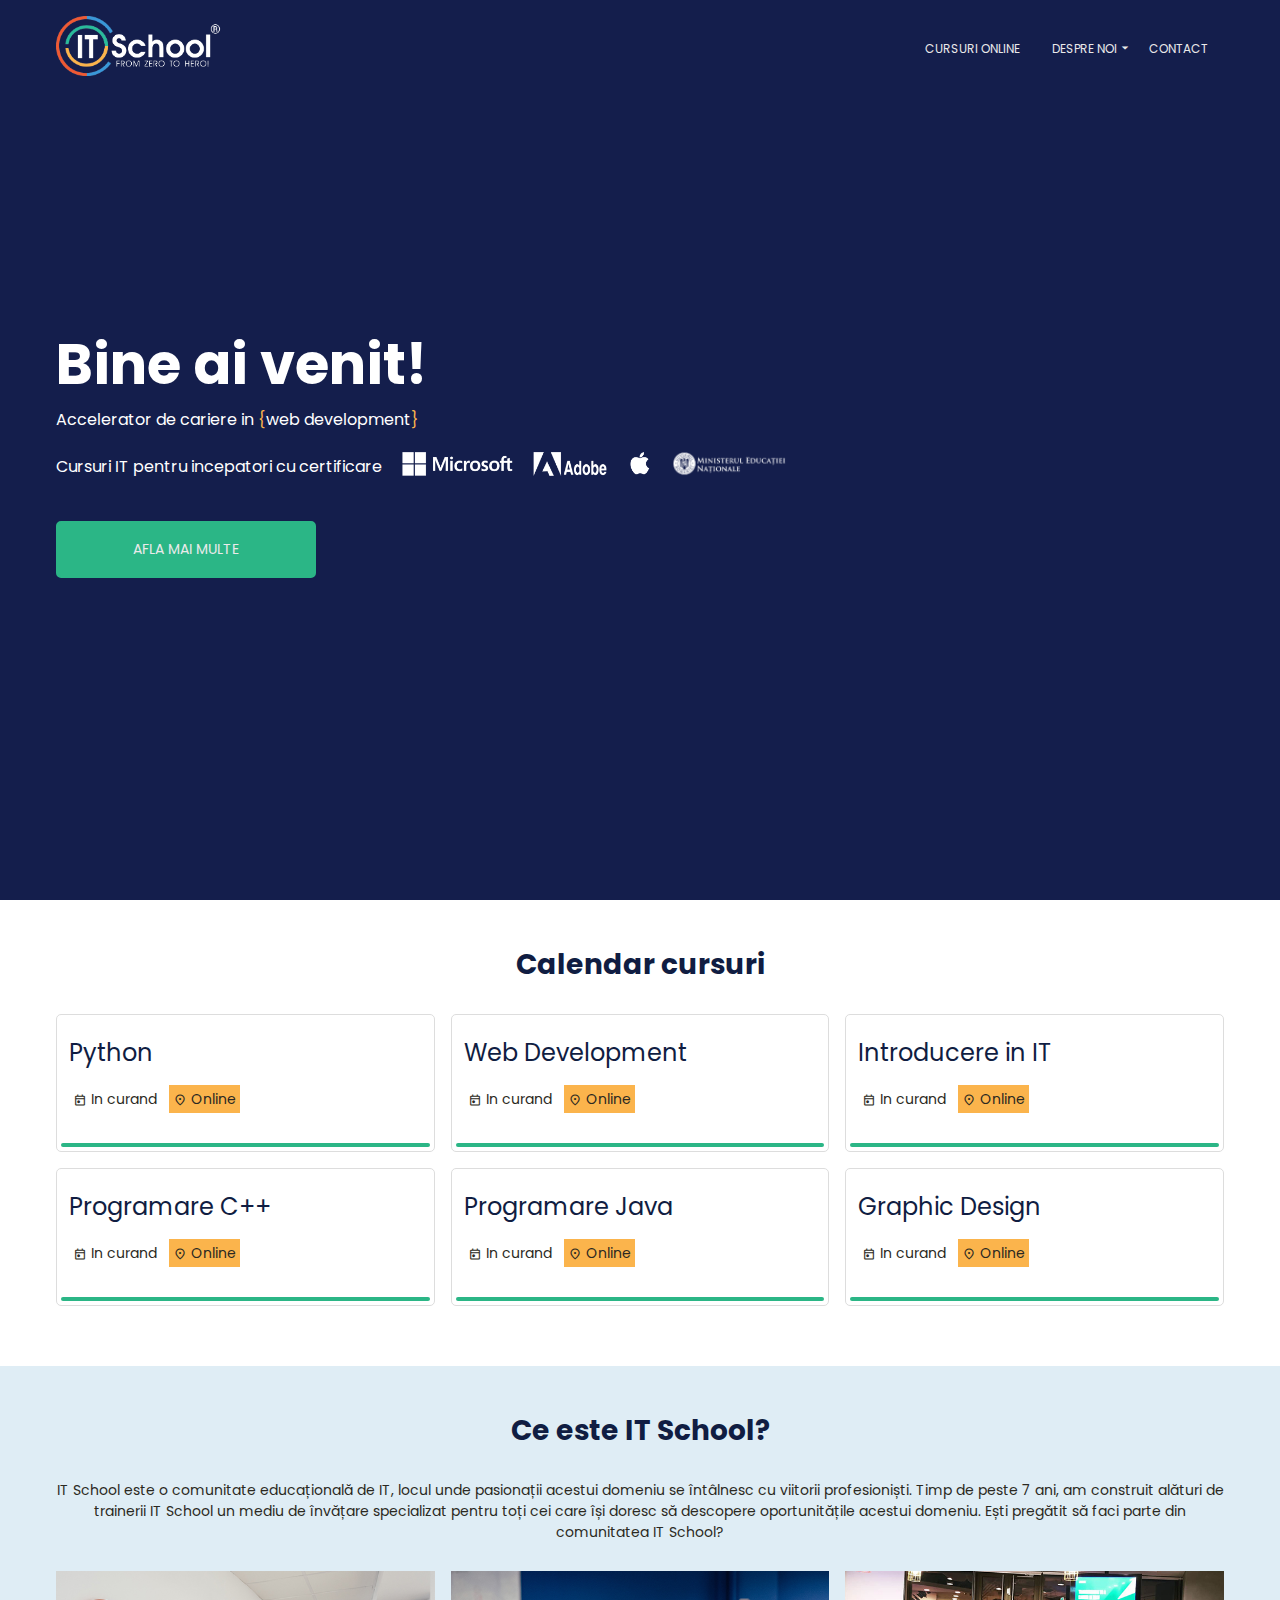
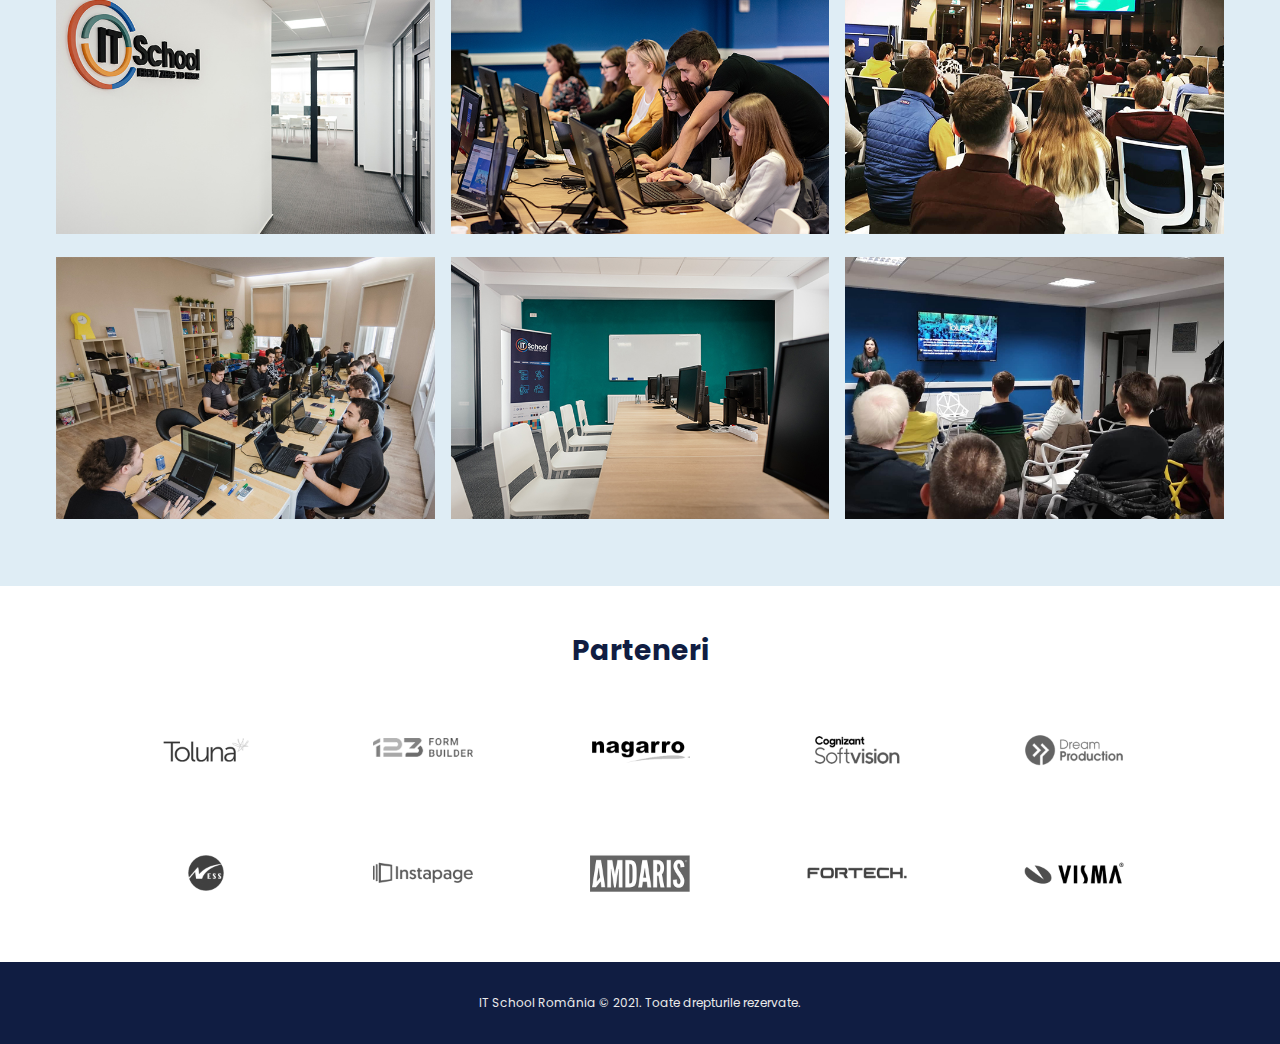
<file: index.html>
<!DOCTYPE html>
<html lang="en">
  <head>
    <meta charset="UTF-8" />
    <meta http-equiv="X-UA-Compatible" content="IE=edge" />
    <meta name="viewport" content="width=device-width, initial-scale=1.0" />
    <title>Clonă IT School</title>
    <meta name="description" content="O replică a site-ului itschool.ro" />
    <link rel="preconnect" href="https://fonts.googleapis.com" />
    <link rel="preconnect" href="https://fonts.gstatic.com" crossorigin />
    <link
      href="https://fonts.googleapis.com/css2?family=Poppins:ital,wght@0,400;0,700;1,400&display=swap"
      rel="stylesheet"
    />
    <link
      href="https://fonts.googleapis.com/css2?family=Material+Symbols+Outlined:opsz,wght,FILL,GRAD@24,400,0,0"
      rel="stylesheet"
    />

    <link rel="stylesheet" href="css/main.css" />
    <link rel="stylesheet" href="css/home.css" />
  </head>
  <body>
    <nav>
      <div class="container">
        <a href="index.html" class="logo-link">
          <img src="img/itschool-logo.png" alt="itschool logo" />
        </a>
        <div class="menu-icon-container">
          <span class="material-symbols-outlined menu-icon"> menu </span>

          <ul class="show-dropdown">
            <li>
              <a href="pages/courses.html"> Cursuri Online </a>
            </li>
            <li class="about-us">
              <a href="pages/about.html">
                Despre Noi
                <span class="material-symbols-outlined arrow-down-icon">
                  arrow_drop_down
                </span>
              </a>

              <div class="submenu">
                <a href="index.html">IT School</a>
                <a href="pages/about.html">Despre Noi</a>
              </div>
            </li>
            <li>
              <a href="pages/contact.html"> Contact </a>
            </li>
          </ul>
        </div>
      </div>
    </nav>

    <main>
      <section class="welcome">
        <div class="container">
          <h1>Bine ai venit!</h1>
          <p>
            Accelerator de cariere in <span>{</span>web development<span
              >}</span
            >
          </p>
          <p>
            Cursuri IT pentru incepatori cu certificare
            <img src="img/microsoft.png" alt="Microsoft" />
            <img src="img/adobe.png" alt="Adobe" />
            <img src="img/apple.png" alt="Apple" />
            <img src="img/minister.png" alt="Ministerul Educatiei" />
          </p>
          <a href="pages/courses.html">Afla mai multe</a>
        </div>
      </section>

      <section class="courses">
        <div class="container grid">
          <h2>Calendar cursuri</h2>
          <div class="courses-container">
            <div class="course-wrapper">
              <div class="course">
                <div class="content">
                  <h3>Python</h3>
                  <div class="badges">
                    <span class="date">
                      <span class="material-symbols-outlined"> today </span>
                      <span>In curand</span>
                    </span>
                    <span class="place">
                      <span class="material-symbols-outlined">
                        location_on
                      </span>
                      <span>Online</span>
                    </span>
                  </div>
                </div>
                <div class="bar"></div>
              </div>
            </div>
            <div class="course-wrapper">
              <div class="course">
                <div class="content">
                  <h3>Web Development</h3>
                  <div class="badges">
                    <span class="date">
                      <span class="material-symbols-outlined"> today </span>
                      <span>In curand</span>
                    </span>
                    <span class="place">
                      <span class="material-symbols-outlined">
                        location_on
                      </span>
                      <span>Online</span>
                    </span>
                  </div>
                </div>
                <div class="bar"></div>
              </div>
            </div>
            <div class="course-wrapper">
              <div class="course">
                <div class="content">
                  <h3>Introducere in IT</h3>
                  <div class="badges">
                    <span class="date">
                      <span class="material-symbols-outlined"> today </span>
                      <span>In curand</span>
                    </span>
                    <span class="place">
                      <span class="material-symbols-outlined">
                        location_on
                      </span>
                      <span>Online</span>
                    </span>
                  </div>
                </div>
                <div class="bar"></div>
              </div>
            </div>
            <div class="course-wrapper">
              <div class="course">
                <div class="content">
                  <h3>Programare C++</h3>
                  <div class="badges">
                    <span class="date">
                      <span class="material-symbols-outlined"> today </span>
                      <span>In curand</span>
                    </span>
                    <span class="place">
                      <span class="material-symbols-outlined">
                        location_on
                      </span>
                      <span>Online</span>
                    </span>
                  </div>
                </div>
                <div class="bar"></div>
              </div>
            </div>
            <div class="course-wrapper">
              <div class="course">
                <div class="content">
                  <h3>Programare Java</h3>
                  <div class="badges">
                    <span class="date">
                      <span class="material-symbols-outlined"> today </span>
                      <span>In curand</span>
                    </span>
                    <span class="place">
                      <span class="material-symbols-outlined">
                        location_on
                      </span>
                      <span>Online</span>
                    </span>
                  </div>
                </div>
                <div class="bar"></div>
              </div>
            </div>
            <div class="course-wrapper">
              <div class="course">
                <div class="content">
                  <h3>Graphic Design</h3>
                  <div class="badges">
                    <span class="date">
                      <span class="material-symbols-outlined"> today </span>
                      <span>In curand</span>
                    </span>
                    <span class="place">
                      <span class="material-symbols-outlined">
                        location_on
                      </span>
                      <span>Online</span>
                    </span>
                  </div>
                </div>
                <div class="bar"></div>
              </div>
            </div>
          </div>
        </div>
      </section>

      <section class="who-we-are">
        <div class="container grid">
          <h2>Ce este IT School?</h2>
          <p>
            IT School este o comunitate educațională de IT, locul unde
            pasionații acestui domeniu se întâlnesc cu viitorii profesioniști.
            Timp de peste 7 ani, am construit alături de trainerii IT School un
            mediu de învățare specializat pentru toți cei care își doresc să
            descopere oportunitățile acestui domeniu. Ești pregătit să faci
            parte din comunitatea IT School?
          </p>
          <div class="images-container">
            <div class="image-wrapper">
              <img src="img/about-us-1.jpeg" alt="" />
            </div>
            <div class="image-wrapper">
              <img src="img/about-us-2.jpeg" alt="" />
            </div>
            <div class="image-wrapper">
              <img src="img/about-us-3.jpeg" alt="" />
            </div>
            <div class="image-wrapper">
              <img src="img/about-us-4.jpeg" alt="" />
            </div>
            <div class="image-wrapper">
              <img src="img/about-us-5.jpeg" alt="" />
            </div>
            <div class="image-wrapper">
              <img src="img/about-us-6.jpeg" alt="" />
            </div>
          </div>
        </div>
      </section>

      <section class="partners">
        <div class="container">
          <h2>Parteneri</h2>
          <div class="partners-container">
            <div class="image-wrapper">
              <img src="img/toluna.png" alt="Toluna" />
            </div>
            <div class="image-wrapper">
              <img src="img/123formbuilder.png" alt="123formbuilder" />
            </div>
            <div class="image-wrapper">
              <img src="img/nagarro.png" alt="Nagarro" />
            </div>
            <div class="image-wrapper">
              <img src="img/cognizant.png" alt="SoftVision" />
            </div>
            <div class="image-wrapper">
              <img src="img/dreamproduction.png" alt="Dream Production" />
            </div>
            <div class="image-wrapper">
              <img src="img/ness.png" alt="Ness" />
            </div>
            <div class="image-wrapper">
              <img src="img/instapage.png" alt="Instapage" />
            </div>
            <div class="image-wrapper">
              <img src="img/amdaris.png" alt="Amadaris" />
            </div>
            <div class="image-wrapper">
              <img src="img/fortech.png" alt="Fortech" />
            </div>
            <div class="image-wrapper">
              <img src="img/visma.png" alt="Visma" />
            </div>
          </div>
        </div>
      </section>
    </main>

    <footer>
      <div class="container">
        <p>IT School România © 2021. Toate drepturile rezervate.</p>
      </div>
    </footer>
    <script src="script.js"></script>
  </body>
</html>
</file>
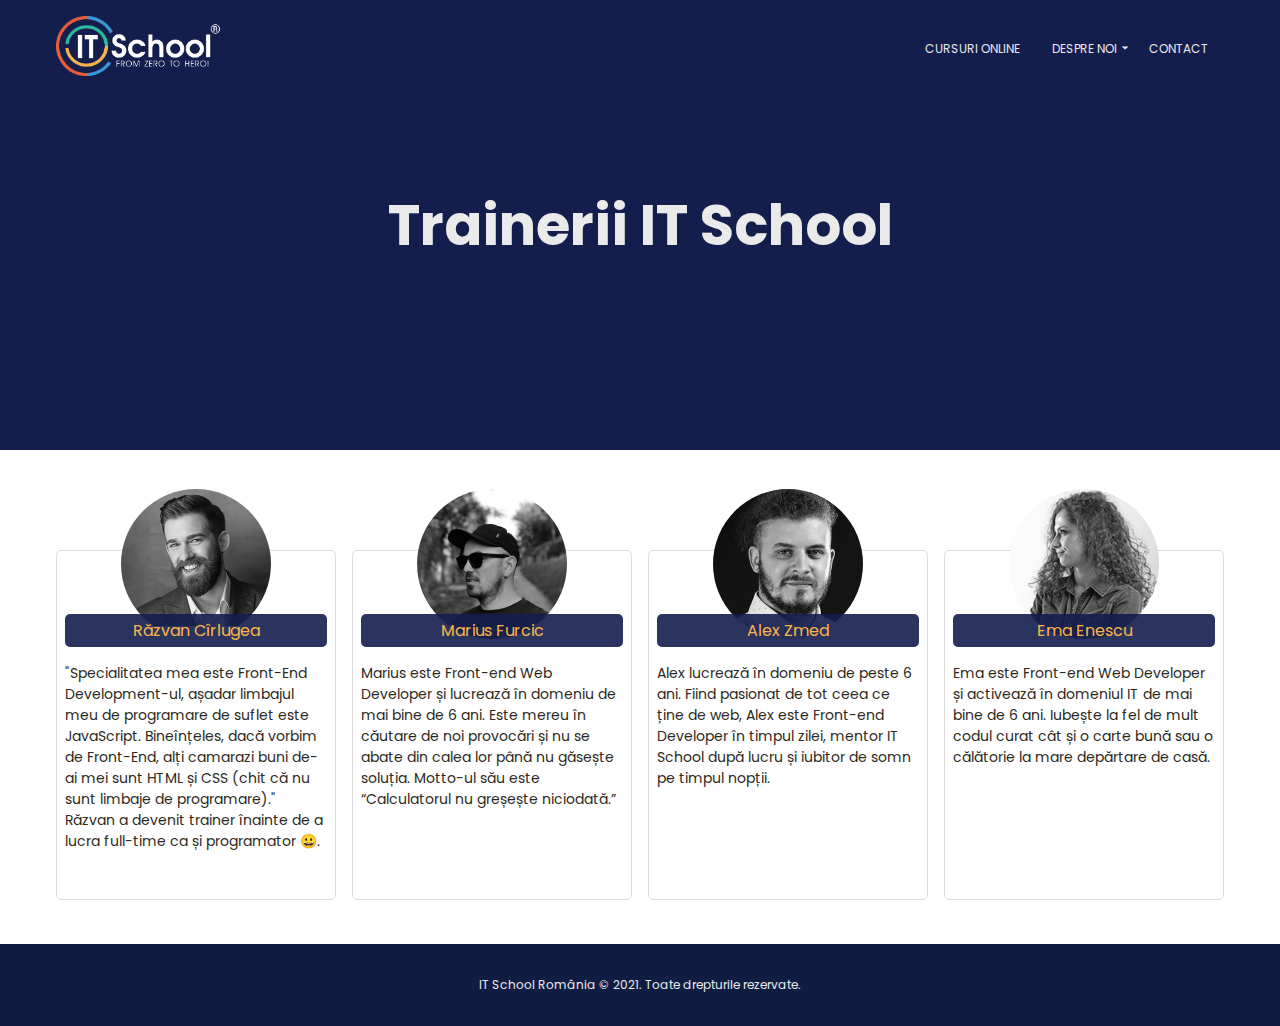
<file: pages/about.html>
<!DOCTYPE html>
<html lang="en">
  <head>
    <meta charset="UTF-8" />
    <meta http-equiv="X-UA-Compatible" content="IE=edge" />
    <meta name="viewport" content="width=device-width, initial-scale=1.0" />

    <title>Clonă IT School</title>
    <meta name="description" content="O replică a site-ului itschool.ro" />

    <link rel="preconnect" href="https://fonts.googleapis.com" />
    <link rel="preconnect" href="https://fonts.gstatic.com" crossorigin />
    <link
      href="https://fonts.googleapis.com/css2?family=Poppins:ital,wght@0,400;0,700;1,400&display=swap"
      rel="stylesheet"
    />

    <link
      href="https://fonts.googleapis.com/css2?family=Material+Symbols+Outlined:opsz,wght,FILL,GRAD@24,400,0,0"
      rel="stylesheet"
    />

    <link rel="stylesheet" href="../css/main.css" />
    <link rel="stylesheet" href="../css/about.css" />
  </head>
  <body>
    <nav>
      <div class="container">
        <a href="../index.html" class="logo-link">
          <img src="../img/itschool-logo.png" alt="itschool logo" />
        </a>
        <div class="menu-icon-container">
          <span class="material-symbols-outlined menu-icon"> menu </span>

          <ul class="show-dropdown">
            <li>
              <a href="courses.html"> Cursuri Online </a>
            </li>
            <li class="about-us">
              <a href="about.html">
                Despre Noi

                <span class="material-symbols-outlined arrow-down-icon">
                  arrow_drop_down
                </span>
              </a>

              <div class="submenu">
                <a href="../index.html">IT School</a>
                <a href="about.html">Despre Noi</a>
              </div>
            </li>
            <li>
              <a href="contact.html"> Contact </a>
            </li>
          </ul>
        </div>
      </div>
    </nav>

    <main>
      <section class="intro-section">
        <div class="container">
          <h1>Trainerii IT School</h1>
        </div>
      </section>

      <section class="trainers">
        <div class="container grid">
          <div class="trainers-container">
            <div class="trainer-wrapper">
              <div class="trainer">
                <div class="image-wrapper">
                  <img src="../img/razvan.jpeg" alt="Razvan Cirlugea" />
                </div>
                <h3>Răzvan Cîrlugea</h3>
                <p>
                  "Specialitatea mea este Front-End Development-ul, așadar
                  limbajul meu de programare de suflet este JavaScript.
                  Bineînțeles, dacă vorbim de Front-End, alți camarazi buni
                  de-ai mei sunt HTML și CSS (chit că nu sunt limbaje de
                  programare)." Răzvan a devenit trainer înainte de a lucra
                  full-time ca și programator 😀.
                </p>
              </div>
            </div>
            <div class="trainer-wrapper">
              <div class="trainer">
                <div class="image-wrapper">
                  <img src="../img/marius.png" alt="Marius Furcic" />
                </div>
                <h3>Marius Furcic</h3>
                <p>
                  Marius este Front-end Web Developer și lucrează în domeniu de
                  mai bine de 6 ani. Este mereu în căutare de noi provocări și
                  nu se abate din calea lor până nu găsește soluția. Motto-ul
                  său este “Calculatorul nu greșește niciodată.”
                </p>
              </div>
            </div>
            <div class="trainer-wrapper">
              <div class="trainer">
                <div class="image-wrapper">
                  <img src="../img/alex.jpeg" alt="Alex Zmed" />
                </div>
                <h3>Alex Zmed</h3>
                <p>
                  Alex lucrează în domeniu de peste 6 ani. Fiind pasionat de tot
                  ceea ce ține de web, Alex este Front-end Developer în timpul
                  zilei, mentor IT School după lucru și iubitor de somn pe
                  timpul nopții.
                </p>
              </div>
            </div>
            <div class="trainer-wrapper">
              <div class="trainer">
                <div class="image-wrapper">
                  <img src="../img/ema.jpeg" alt="Ema Enescu" />
                </div>
                <h3>Ema Enescu</h3>
                <p>
                  Ema este Front-end Web Developer și activează în domeniul IT
                  de mai bine de 6 ani. Iubește la fel de mult codul curat cât
                  și o carte bună sau o călătorie la mare depărtare de casă.
                </p>
              </div>
            </div>
          </div>
        </div>
      </section>
    </main>

    <footer>
      <div class="container">
        <p>IT School România © 2021. Toate drepturile rezervate.</p>
      </div>
    </footer>
    <script src="/script.js"></script>
  </body>
</html>
</file>
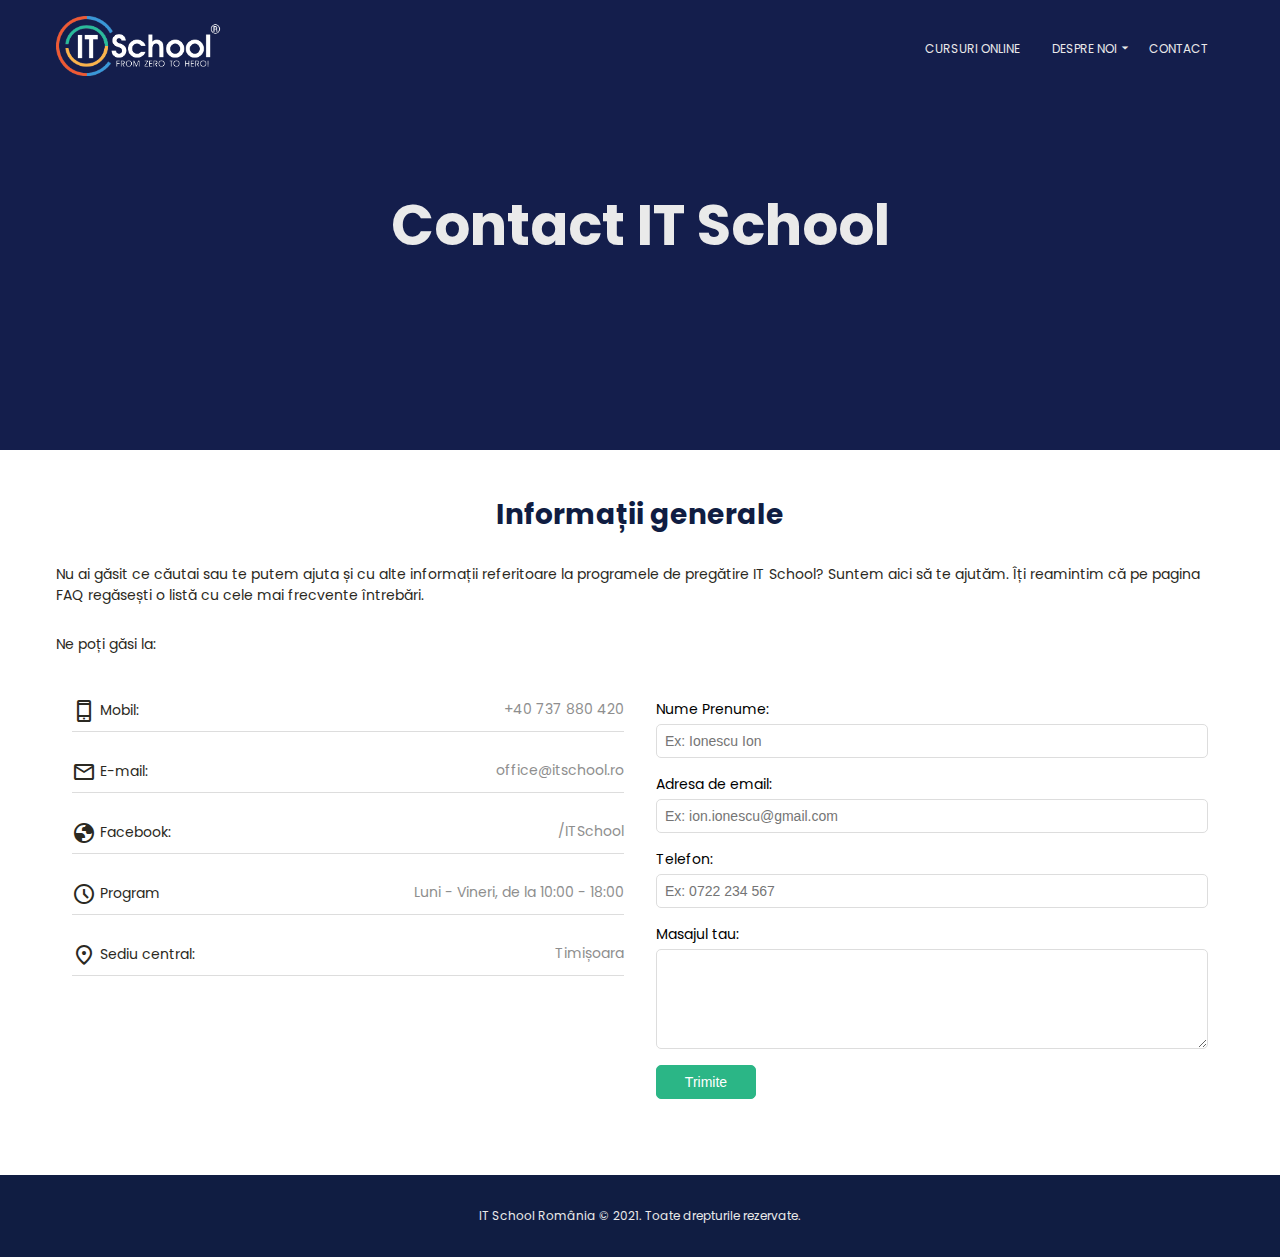
<file: pages/contact.html>
<!DOCTYPE html>
<html lang="en">
  <head>
    <meta charset="UTF-8" />
    <meta http-equiv="X-UA-Compatible" content="IE=edge" />
    <meta name="viewport" content="width=device-width, initial-scale=1.0" />

    <title>Clonă IT School</title>
    <meta name="description" content="O replică a site-ului itschool.ro" />

    <link rel="preconnect" href="https://fonts.googleapis.com" />
    <link rel="preconnect" href="https://fonts.gstatic.com" crossorigin />
    <link
      href="https://fonts.googleapis.com/css2?family=Poppins:ital,wght@0,400;0,700;1,400&display=swap"
      rel="stylesheet"
    />

    <link
      href="https://fonts.googleapis.com/css2?family=Material+Symbols+Outlined:opsz,wght,FILL,GRAD@24,400,0,0"
      rel="stylesheet"
    />

    <link rel="stylesheet" href="../css/main.css" />
    <link rel="stylesheet" href="../css/contact.css" />
  </head>

  <body>
    <nav>
      <div class="container">
        <a href="../index.html" class="logo-link">
          <img src="../img/itschool-logo.png" alt="itschool logo" />
        </a>
        <div class="menu-icon-container">
          <span class="material-symbols-outlined menu-icon"> menu </span>

          <ul class="show-dropdown">
            <li>
              <a href="courses.html"> Cursuri Online </a>
            </li>
            <li class="about-us">
              <a href="about.html">
                Despre Noi

                <span class="material-symbols-outlined arrow-down-icon">
                  arrow_drop_down
                </span>
              </a>

              <div class="submenu">
                <a href="../index.html">IT School</a>
                <a href="about.html">Despre Noi</a>
              </div>
            </li>
            <li>
              <a href="contact.html"> Contact </a>
            </li>
          </ul>
        </div>
      </div>
    </nav>

    <main>
      <section class="intro-section">
        <div class="container">
          <h1>Contact IT School</h1>
        </div>
      </section>

      <section class="info-section">
        <div class="container">
          <h2>Informații generale</h2>
          <p class="main-p">
            Nu ai găsit ce căutai sau te putem ajuta și cu alte informații
            referitoare la programele de pregătire IT School? Suntem aici să te
            ajutăm. Îți reamintim că pe pagina FAQ regăsești o listă cu cele mai
            frecvente întrebări.
          </p>

          <p class="main-p">Ne poți găsi la:</p>
          <div class="contact-zone">
            <ul>
              <li>
                <p>
                  <span class="material-symbols-outlined"> phone_iphone </span>
                  Mobil:
                </p>
                <a href="tel:+40 737 880 420">+40 737 880 420</a>
              </li>
              <li>
                <p>
                  <span class="material-symbols-outlined"> mail </span> E-mail:
                </p>
                <a href="mailto:office@itschool.ro">office@itschool.ro</a>
              </li>
              <li>
                <p>
                  <span class="material-symbols-outlined"> globe </span>
                  Facebook:
                </p>
                <a href="https://www.facebook.com/itschool.ro/">/ITSchool</a>
              </li>
              <li>
                <p>
                  <span class="material-symbols-outlined"> schedule </span>
                  Program
                </p>
                <p class="description">Luni - Vineri, de la 10:00 - 18:00</p>
              </li>
              <li>
                <p>
                  <span class="material-symbols-outlined"> location_on </span>
                  Sediu central:
                </p>
                <p class="description">Timișoara</p>
              </li>
            </ul>

            <form class="contact-form">
              <label for="name">Nume Prenume:</label>
              <input type="text" placeholder="Ex: Ionescu Ion" id="name" />

              <label for="name">Adresa de email:</label>
              <input
                type="text"
                placeholder="Ex: ion.ionescu@gmail.com"
                id="name"
              />
              <label for="phone">Telefon:</label>
              <input type="text" placeholder="Ex: 0722 234 567" id="phone" />

              <label for="message">Masajul tau:</label>
              <textarea id="message"></textarea>
              <input type="submit" value="Trimite" />
            </form>
          </div>
        </div>
      </section>
    </main>

    <footer>
      <div class="container">
        <p>IT School România © 2021. Toate drepturile rezervate.</p>
      </div>
    </footer>
    <script src="/script.js"></script>
  </body>
</html>
</file>
<file: css/main.css>
/* Adaugam varaibile */
:root {
  --text-primary: #101d42;
  --text-secondary: #fbb44c;
  --text-dark: #2b2922;
  --text-light: #eaeaea;
  --text-white: #ffffff;

  --bg-primary: #141e4c;
  --bg-secondary: #dfedf5;
  --bg-dark: #101d42;
  --bg-light: #ffffff;

  --button-color: #2bb686;

  --fs-large: 1rem;
  --fs-medium: 0.875rem;
  --fs-small: 0.75rem;

  --spacing-xl: 2.625rem;
  --spacing-large: 1.75rem;
  --spacing-medium: 1rem;
  --spacing-small: 0.5rem;
  --spacing-tiny: 0.25rem;

  --mobile-logo-height: 45px;
}

* {
  box-sizing: border-box;
}

body,
h1,
h2,
h3,
p {
  margin: 0;
  padding: 0;
}

ul,
li {
  list-style-type: none;
  margin: 0;
  padding: 0;
}

a {
  display: block;
  text-decoration: none;
}

input[type="submit"] {
  -webkit-appearance: none;
  -moz-appearance: none;
  appearance: none;
  opacity: 1;
}

body {
  font-family: "Poppins", sans-serif;
}

h1 {
  font-size: 3.5rem;
}

h2 {
  font-size: 1.75rem;
}

h3 {
  font-size: 1.5rem;
}

p {
  font-size: var(--fs-medium);
}

h1 {
  color: var(--text-light);
}

h2 {
  color: var(--text-primary);
}

h3 {
  color: var(--text-secondary);
}

p {
  color: var(--text-dark);
}

.container {
  max-width: 1200px;
  min-width: 320px;

  margin: auto;

  padding: var(--spacing-medium);
}

.intro-section {
  height: 50vh;
  background-color: var(--bg-primary);

  display: flex;
  justify-content: flex-start;
  align-items: center;
}

.info-section h2 {
  text-align: center;
  margin-bottom: var(--spacing-large);
  padding-top: var(--spacing-large);
}

.info-section .main-p {
  font-size: var(--fs-medium);
  margin-bottom: var(--spacing-large);
}

body {
  display: flex;
  flex-direction: column;

  min-height: 100vh;
}

main {
  flex-grow: 1;
}

nav {
  position: fixed;
  top: 0;

  width: 100%;

  background-color: var(--bg-primary);

  z-index: 2;
}

nav .container {
  display: flex;
  justify-content: space-between;
  align-items: center;
}

nav .logo-link {
  padding: 0;
}

nav img {
  width: auto;
  height: 60px;
}

nav .menu-icon {
  color: var(--text-light);
  display: none;
}

nav ul {
  display: flex;
}

nav li {
  position: relative;
}

nav a {
  font-size: var(--fs-small);

  text-transform: uppercase;

  color: var(--text-light);

  padding: var(--spacing-medium);
}

nav .arrow-down-icon {
  font-size: var(--fs-large);

  position: absolute;
}

nav a:hover {
  color: var(--text-secondary);
}

nav .submenu {
  display: none;

  position: absolute;
  top: calc(100% - var(--spacing-small));
  left: var(--spacing-medium);

  width: 10rem;
  padding: var(--spacing-tiny) 0;

  background-color: var(--bg-dark);

  z-index: 3;
}

nav .submenu a {
  padding: var(--spacing-tiny) var(--spacing-small);
}

nav .about-us:hover .submenu {
  display: block;
}

@media (max-width: 768px) {
  nav img {
    height: var(--mobile-logo-height);
  }

  nav ul {
    display: none;
  }

  nav .menu-icon {
    display: block;

    cursor: pointer;
  }

  nav .arrow-down-icon {
    display: none;
  }

  nav .about-us:hover .submenu {
    display: none;
  }

  nav .menu-icon-container {
    position: relative;
  }

  nav .show-dropdown {
    display: none;
    width: 100%;

    position: fixed;
    top: calc(var(--mobile-logo-height) + 2 * var(--spacing-medium));
    left: 0;

    background-color: var(--bg-dark);
  }
}

footer {
  background-color: var(--bg-dark);
}

footer p {
  font-size: var(--fs-small);
  text-align: center;

  color: var(--text-light);

  padding: var(--spacing-medium) 0;
}
</file>
<file: css/home.css>
/* Welcome section */
.welcome {
  height: 100vh;
  width: 100%;
  background-color: var(--bg-primary);

  display: flex;
  justify-content: flex-start;
  align-items: center;
}

.welcome h1,
.welcome p {
  color: var(--text-white);
}

.welcome p {
  font-size: var(--fs-large);
  margin-bottom: var(--spacing-medium);
}

.welcome p:last-of-type {
  margin-bottom: var(--spacing-xl);
}

.welcome p span {
  color: var(--text-secondary);
}

.welcome img {
  height: 24px;
  width: auto;

  margin-left: var(--spacing-medium);

  /* Un bun exemplu de positionare relativa: mutam imaginile mai jos fata de pozitia lor initiala, pentru a arata mai bine. */
  position: relative;
  top: var(--spacing-tiny);
}

.welcome .container {
  display: flex;
  flex-direction: column;

  /* Vrem ca al nostru container sa ocupe tot spatiul disponibil. */
  flex-grow: 1;
}

.welcome a {
  color: var(--text-light);
  background-color: var(--button-color);

  font-size: var(--fs-medium);
  text-transform: uppercase;
  text-align: center;

  padding: var(--spacing-medium);
  border: 2px solid var(--button-color);
  border-radius: 5px;

  width: 260px;
}

.welcome a:hover {
  background-color: transparent;
}

@media (max-width: 768px) {
  .welcome h1 {
    font-size: 2.5rem;
  }

  /* Vrem ca ultimul paragraf sa nu aiba margine. */
  .welcome p:last-of-type {
    margin-bottom: 0;
  }

  .welcome img {
    display: block;

    margin-top: var(--spacing-medium);
    margin-left: var(--spacing-small);
  }

  .welcome a {
    /* Asundem butonul pe mobil. */
    display: none;
  }

  .welcome {
    padding-bottom: 4rem;
  }
}

/* Course section */
.courses h2 {
  margin: var(--spacing-large) 0;
  text-align: center;
}

/* Stilizarea se aplica doar pe un element care are IN ACELASI TIMP clasele container si grid. */
.courses .container.grid {
  padding: var(--spacing-medium) var(--spacing-small);
}

.courses .courses-container {
  display: flex;
  flex-wrap: wrap;

  margin-bottom: var(--spacing-large);
}

.courses .course-wrapper {
  width: calc(100% / 3);

  padding-left: var(--spacing-small);
  padding-right: var(--spacing-small);
}

.courses .course {
  width: 100%;

  border: 1px solid #ddd;
  border-radius: 5px;
  padding: var(--spacing-tiny);
}

.courses h3 {
  color: var(--text-primary);
  font-weight: 400;
}

.courses span {
  font-size: var(--fs-medium);
  color: var(--text-dark);
}

.courses .material-symbols-outlined {
  /* Veritcal align aliniaza pe vertcala elementele inline. */
  vertical-align: middle;
}

.course .date,
.courses .place {
  padding: var(--spacing-tiny);
}

.courses .place {
  background-color: var(--text-secondary);
  margin-left: var(--spacing-tiny);
}

.courses .course,
.courses h3,
.courses .badges {
  margin-bottom: var(--spacing-medium);
}

.courses .bar {
  height: var(--spacing-tiny);
  background-color: var(--button-color);
  border-radius: 10px;
}

.courses .content {
  padding: var(--spacing-medium) var(--spacing-small);
}

@media (max-width: 992px) {
  .courses .course-wrapper {
    width: 50%;
  }
}

@media (max-width: 768px) {
  .courses .course-wrapper {
    width: 100%;
  }
}

/* Who we are section */
.who-we-are {
  background-color: var(--bg-secondary);
}

.who-we-are .container.grid {
  padding: var(--spacing-medium) var(--spacing-small);
}

.who-we-are h2 {
  padding-top: var(--spacing-large);
}

.who-we-are h2,
.who-we-are p {
  margin-bottom: var(--spacing-large);
  text-align: center;
}

.who-we-are .container.grid p {
  margin-right: var(--spacing-small);
  margin-left: var(--spacing-small);
}

.who-we-are .images-container {
  display: flex;
  flex-wrap: wrap;

  margin-bottom: var(--spacing-large);
}

.who-we-are .image-wrapper {
  width: calc(100% / 3);

  padding-right: var(--spacing-small);
  padding-left: var(--spacing-small);
  margin-bottom: var(--spacing-medium);
}

.who-we-are img {
  width: 100%;
  height: auto;
}

@media (max-width: 992px) {
  .who-we-are .image-wrapper {
    width: 50%;
  }
}

@media (max-width: 768px) {
  .who-we-are .image-wrapper {
    width: 100%;
  }
}

/* Partners section */
.partners h2 {
  padding-top: var(--spacing-large);
  text-align: center;
}

.partners h2,
.partners .partners-container {
  margin-bottom: var(--spacing-large);
}

.partners .partners-container {
  display: flex;
  flex-wrap: wrap;
  /* In cazul partenerilor, nu vrem ca imaginile sa se intinda pe tot randul, deci le spatiem cu justify-content: space-around. */
  justify-content: space-around;

  margin: 0 var(--spacing-xl);
}

.partners .image-wrapper {
  width: 100px;

  margin-right: var(--spacing-xl);
  margin-left: var(--spacing-xl);
  margin-bottom: var(--spacing-medium);
}

.partners img {
  width: 100%;
  height: auto;

  /* Facem pozele gri. */
  filter: grayscale(100%);
}

.partners img:hover {
  /* La hover, coloram din nou pozele. */
  filter: grayscale(0);
}

@media (max-width: 768px) {
  .partners .partners-container {
    margin: 0 var(--spacing-small);
  }
}

@media (max-width: 576px) {
  .partners .image-wrapper {
    margin-right: var(--spacing-medium);
    margin-left: var(--spacing-medium);
  }
}
</file>
<file: css/about.css>
.trainers .container.grid {
  padding: var(--spacing-medium) var(--spacing-small);
}

.trainers .trainers-container {
  padding-bottom: var(--spacing-large);
  display: flex;
  flex-wrap: wrap;
}

.trainers .trainer-wrapper {
  width: 25%;
  padding: 0 var(--spacing-small);
}

.trainers .trainer {
  width: 100%;
  min-height: 350px;
  padding: var(--spacing-small);
  border: 1px solid #ddd;
  border-radius: 5px;
  margin-top: calc(2 * var(--spacing-xl));
  display: flex;
  flex-direction: column;
  align-items: center;
}

.trainer h3 {
  width: 100%;
  font-size: var(--fs-large);
  font-weight: 400;
  text-align: center;
  background-color: rgba(20, 30, 76, 0.9);
  border-radius: 5px;
  padding: var(--spacing-tiny) 0;
  margin-bottom: var(--spacing-medium);
  margin-top: -25px;
  z-index: 1;
}

.trainers .image-wrapper {
  width: 150px;
  height: 150px;
  border-radius: 50%;
  overflow: hidden;
  margin-top: -70px;
}

.trainer img {
  width: 100%;
  height: auto;
  filter: grayscale(100%);
}

@media (max-width: 992px) {
  .trainers .trainer-wrapper {
    width: calc(100% / 3);
  }
}

@media (max-width: 768px) {
  .trainers .trainer-wrapper {
    width: 50%;
  }
}

@media (max-width: 576px) {
  .trainers .trainer-wrapper {
    width: 100%;
  }

  nav .show-dropdown {
    display: none;
    width: 100%;

    position: fixed;
    top: calc(var(--mobile-logo-height) + 2 * var(--spacing-medium));
    left: 0;

    background-color: var(--bg-dark);
  }
}
</file>
<file: css/contact.css>
.contact-zone {
  display: flex;
  justify-content: space-around;

  margin-bottom: var(--spacing-large);
}

.contact-zone p,
.contact-zone a,
.contact-zone label,
.contact-zone input,
.contact-zone textarea {
  font-size: var(--fs-medium);
}

.contact-zone a,
.contact-zone .description {
  color: #8e8e8e;
}

.contact-zone ul,
.contact-zone form {
  display: flex;
  flex-direction: column;

  width: 50%;

  padding: var(--spacing-medium);
}

.contact-zone li {
  display: flex;
  justify-content: space-between;
  padding-bottom: var(--spacing-small);
  margin-bottom: var(--spacing-large);

  border-bottom: 1px solid #ddd;
}

.contact-zone .material-symbols-outlined {
  vertical-align: middle;
}

.contact-form input,
.contact-form textarea {
  padding: var(--spacing-small);
  border: 1px solid #ddd;
  border-radius: 5px;
  margin-bottom: var(--spacing-medium);
}

.contact-form textarea {
  font-family: inherit;
  height: 100px;
}

.contact-form label {
  margin-bottom: var(--spacing-tiny);
}

.contact-form input[type="submit"] {
  font-size: var(--fs-medium);
  text-align: center;
  color: var(--text-white);
  background-color: var(--button-color);
  border: 1px solid var(--button-color);
  border-radius: 5px;
  padding: var(--spacing-small);
  width: 100px;
}

@media (max-width: 768px) {
  .contact-zone {
    display: flex;
    flex-direction: column;
    justify-content: space-between;
  }

  .contact-zone ul,
  .contact-zone form {
    display: flex;
    flex-direction: column;

    width: 100%;

    padding: var(--spacing-medium);
  }

  nav .show-dropdown {
    display: none;
    width: 100%;

    position: fixed;
    top: calc(var(--mobile-logo-height) + 2 * var(--spacing-medium));
    left: 0;

    background-color: var(--bg-dark);
  }
}
</file>
